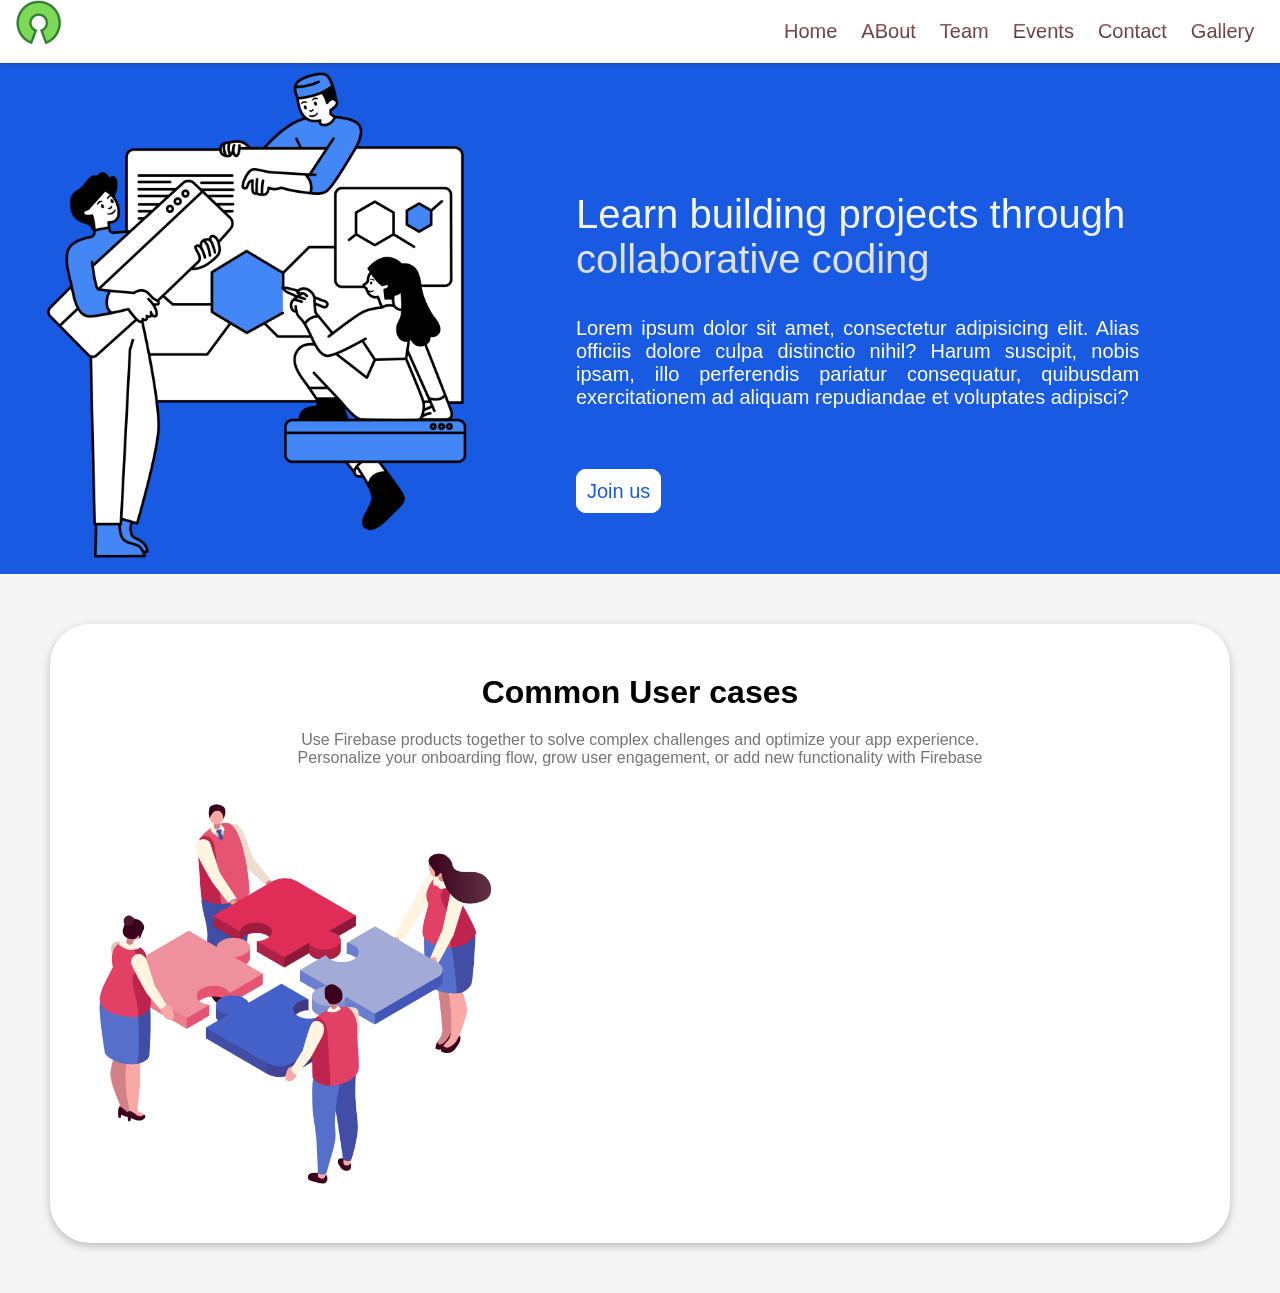
<file: index.html>
<!DOCTYPE html>
<html lang="en">
<head>
    <meta charset="UTF-8">
    <meta http-equiv="X-UA-Compatible" content="IE=edge">
    <meta name="viewport" content="width=device-width, initial-scale=1.0">
    <link rel="stylesheet" href="index.css">
    <title>CPB</title>
</head>
<body>
    <div class="container">
        <div class="nav">
            <ul>
                <li><a href="#">Home</a></li>
                <li><a href="aboutus.html">ABout</a></li>
                <li><a href="team.html">Team</a></li>
                <li><a href="events.html">Events</a></li>
                <li><a href="contact.html">Contact</a></li>
                <li><a href="gallery.html">Gallery</a></li>
            </ul>
        </div>
        <img id="logo" src="Images/12.png" alt="">
        <div class="first">
            <div class="first-main first-image">
                <img src="Images/new.png" alt="">
            </div>
            <div class="first-main first-text">
                <h1>Learn building projects through collaborative coding</h1>
                <p>Lorem ipsum dolor sit amet, consectetur adipisicing elit. Alias officiis dolore culpa distinctio nihil? Harum suscipit, nobis ipsam, illo perferendis pariatur consequatur, quibusdam exercitationem ad aliquam repudiandae et voluptates adipisci?</p>
                <!-- <img src="../Images/sac_logo.png" alt=""> -->
                <a href="#">Join us</a>
            </div>
        </div>
        <!-- <div class="second">
            <div class="second-inner">
                <h1>Events</h1>
                <div class="cards">
                    <div class="card card1">
                        <img src="../Images/tech_02.png" alt="">
                        <h3>Our first ever event on git</h3>
                    </div>
                    <div class="card card2">
                        <img src="../Images/hackathon.jpeg" alt="">
                        <h3>Hackathon on collaborative web building</h3>
                    </div>
                </div>
            </div>
        </div> -->
        <div class="third">
            <div class="third-inner">
                <h1>Common User cases</h1>
                <p>Use Firebase products together to solve complex challenges and optimize your app experience. Personalize your onboarding flow, grow user engagement, or add new functionality with Firebase</p>
                <img src="Images/3.png" alt="">
            </div>
        </div>
    </div>
</body>
</html>
</file>
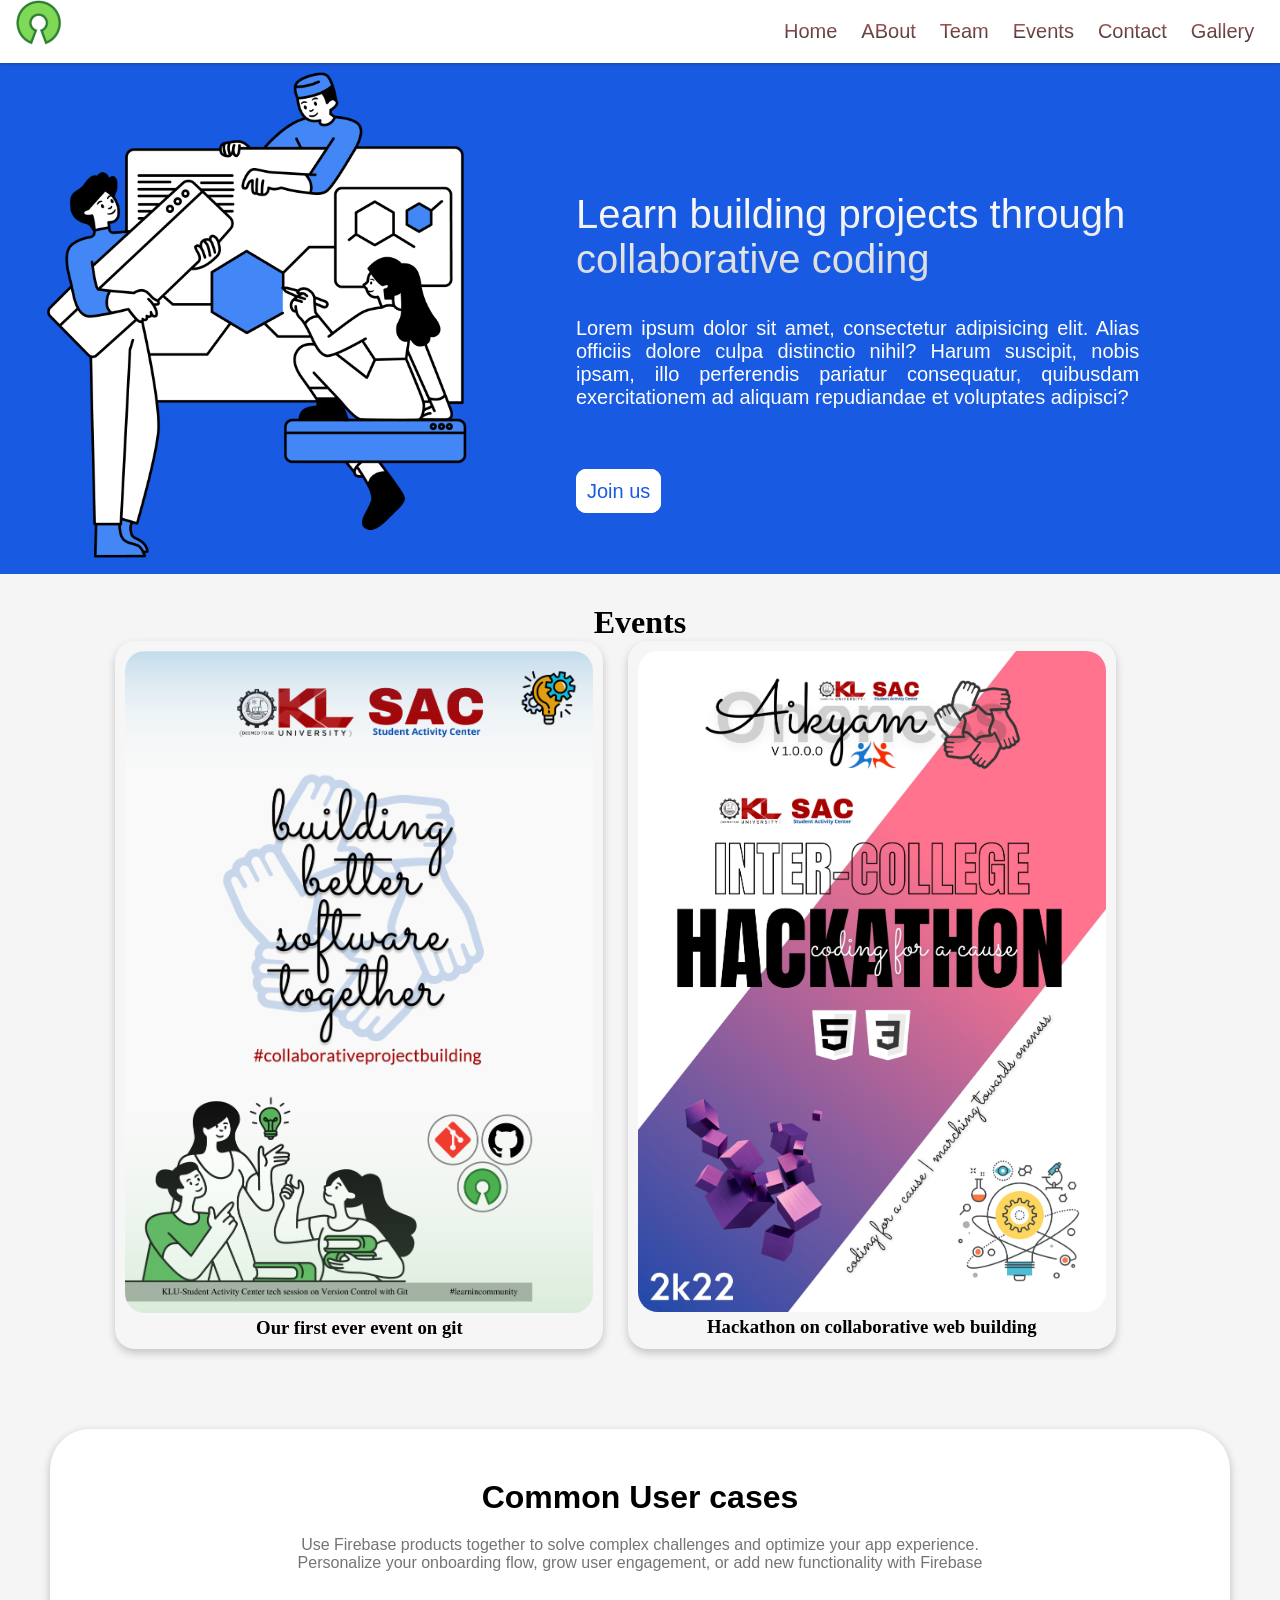
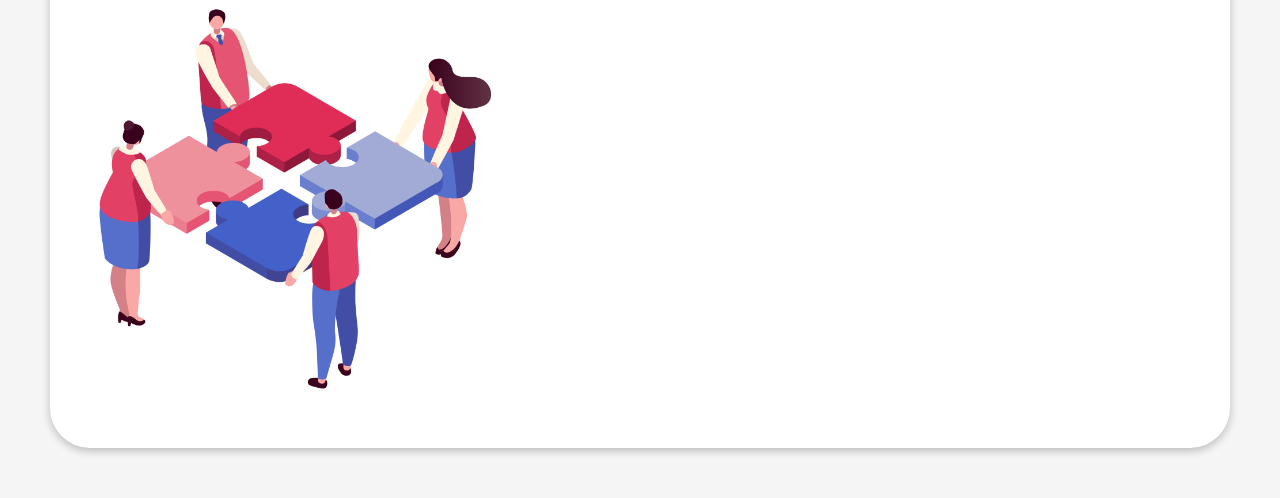
<file: HTML/index.html>
<!DOCTYPE html>
<html lang="en">
<head>
    <meta charset="UTF-8">
    <meta http-equiv="X-UA-Compatible" content="IE=edge">
    <meta name="viewport" content="width=device-width, initial-scale=1.0">
    <link rel="stylesheet" href="../CSS/index.css">
    <title>CPB</title>
</head>
<body>
    <div class="container">
        <div class="nav">
            <ul>
                <li><a href="#">Home</a></li>
                <li><a href="#">ABout</a></li>
                <li><a href="#">Team</a></li>
                <li><a href="#">Events</a></li>
                <li><a href="#">Contact</a></li>
                <li><a href="#">Gallery</a></li>
            </ul>
        </div>
        <img id="logo" src="../Images/12.png" alt="">
        <div class="first">
            <div class="first-main first-image">
                <img src="../Images/new.png" alt="">
            </div>
            <div class="first-main first-text">
                <h1>Learn building projects through collaborative coding</h1>
                <p>Lorem ipsum dolor sit amet, consectetur adipisicing elit. Alias officiis dolore culpa distinctio nihil? Harum suscipit, nobis ipsam, illo perferendis pariatur consequatur, quibusdam exercitationem ad aliquam repudiandae et voluptates adipisci?</p>
                <!-- <img src="../Images/sac_logo.png" alt=""> -->
                <a href="#">Join us</a>
            </div>
        </div>
        <div class="second">
            <div class="second-inner">
                <h1>Events</h1>
                <div class="cards">
                    <div class="card card1">
                        <img src="../Images/tech_02.png" alt="">
                        <h3>Our first ever event on git</h3>
                    </div>
                    <div class="card card2">
                        <img src="../Images/hackathon.jpeg" alt="">
                        <h3>Hackathon on collaborative web building</h3>
                    </div>
                </div>
            </div>
        </div>
        <div class="third">
            <div class="third-inner">
                <h1>Common User cases</h1>
                <p>Use Firebase products together to solve complex challenges and optimize your app experience. Personalize your onboarding flow, grow user engagement, or add new functionality with Firebase</p>
                <img src="../Images/3.png" alt="">
            </div>
        </div>
    </div>
</body>
</html>
</file>
<file: index.css>
* {
    margin: 0;
    padding: 0;
    box-sizing: border-box ;
}
body {
    margin: 0;
    padding: 0;
    background-color: whitesmoke;
}
.container {
    margin: 0px;
    padding: 0px;
   
}
.nav {
    box-shadow: rgba(50, 50, 93, 0.25) 0px 2px 5px -1px, rgba(0, 0, 0, 0.3) 0px 1px 3px -1px;
    padding: 20px;
    overflow: hidden;
    top: 0;
    position: fixed;
    width: 100%;
    background-color: white;

    /* position: fixed; */
}
.nav ul {
    list-style: none;
    margin-left: 60%;
    
}
.nav a {
    text-decoration: none;
    font-size: 20px;
    font-family: 'Gill Sans', 'Gill Sans MT', Calibri, 'Trebuchet MS', sans-serif;
    background: -webkit-linear-gradient(rgb(185, 90, 90), #333);
    -webkit-background-clip: text;
    -webkit-text-fill-color: transparent;
}
.nav li {
    display: inline;
    margin-left: 20px;
}
#logo {
    width: 4%;
    position: absolute;
    margin-top: -4.25%;
    margin-left: 1%;
    position: fixed;
   
}
.first {
    display: flex;
    background-color: rgb(24,90,226);
    margin-top: 4%;

}
.first-main {
    width: 45%;
    /* border: 2px solid; */

}

.first-image img {
    width: 90%;

}
.first-text {
    width: 55%;
}
.first-text h1 {
  font-size: 40px;
  margin-top: 20%;
  font-weight: 100;
  font-family: 'Gill Sans', 'Gill Sans MT', Calibri, 'Trebuchet MS', sans-serif;
  width: 80%;
  text-align:left;
  background: -webkit-linear-gradient(rgb(255, 255, 255), rgb(213, 215, 214));
  -webkit-background-clip: text;
  -webkit-text-fill-color: transparent;
  margin-bottom: 5%;
}
.first-text p {
    color: white;
    width: 80%;
    text-align: justify;
    font-family: 'Gill Sans', 'Gill Sans MT', Calibri, 'Trebuchet MS', sans-serif;
    font-size: 20px;
    font-weight: 100;
    margin-bottom: 10%;
}
.first-text img {
    width: 40%;
    margin-left: 20%;
}
.first-text a {
    text-decoration: none;
    color: white;
    font-family: 'Gill Sans', 'Gill Sans MT', Calibri, 'Trebuchet MS', sans-serif;
    font-weight: 100;
    border: 1px solid white;
    padding: 10px;
    font-size: 20px;
    border-radius: 10px;
    color: rgb(24,90,226);
    background-color: white;
}

.second {
    background-color: whitesmoke;
    text-align: center;
    padding: 30px;
}

.card img {
    width: 100%;
}
.cards {
    display: flex;
   
}
.card {
    box-shadow: 0 4px 8px 0 rgba(0,0,0,0.2);
  transition: 0.3s;
  width: 40%;
  padding: 10px;
  text-align: center;
  background-color: rgb(247, 246, 246);
  border-radius: 20px;
}
.card img {
    border-radius: 20px;
}
.card1 {
    margin-left: 7%;
}
.card2 {
    margin-left: 2%;
}
.third {
    padding: 50px;

}
.third-inner {
    /* border: 2px solid; */
    border-radius: 40px;
    background-color: white;
    box-shadow: rgba(0, 0, 0, 0.24) 0px 3px 8px;
}
.third-inner h1 {
    text-align: center;
    padding-top: 50px;
    font-family:'Gill Sans', 'Gill Sans MT', Calibri, 'Trebuchet MS', sans-serif;
}
.third-inner p {
    text-align: center;
    padding-top: 20px;
   width: 60%;
   margin-left: 20%;
   font-family: 'Gill Sans', 'Gill Sans MT', Calibri, 'Trebuchet MS', sans-serif;
   color: rgb(119, 115, 115);
}
.third-inner img {
    width: 40%;
    padding: 20px;
}
</file>
<file: CSS/index.css>
* {
    margin: 0;
    padding: 0;
    box-sizing: border-box ;
}
body {
    margin: 0;
    padding: 0;
    background-color: whitesmoke;
}
.container {
    margin: 0px;
    padding: 0px;
   
}
.nav {
    box-shadow: rgba(50, 50, 93, 0.25) 0px 2px 5px -1px, rgba(0, 0, 0, 0.3) 0px 1px 3px -1px;
    padding: 20px;
    overflow: hidden;
    top: 0;
    position: fixed;
    width: 100%;
    background-color: white;

    /* position: fixed; */
}
.nav ul {
    list-style: none;
    margin-left: 60%;
    
}
.nav a {
    text-decoration: none;
    font-size: 20px;
    font-family: 'Gill Sans', 'Gill Sans MT', Calibri, 'Trebuchet MS', sans-serif;
    background: -webkit-linear-gradient(rgb(185, 90, 90), #333);
    -webkit-background-clip: text;
    -webkit-text-fill-color: transparent;
}
.nav li {
    display: inline;
    margin-left: 20px;
}
#logo {
    width: 4%;
    position: absolute;
    margin-top: -4.25%;
    margin-left: 1%;
    position: fixed;
   
}
.first {
    display: flex;
    background-color: rgb(24,90,226);
    margin-top: 4%;

}
.first-main {
    width: 45%;
    /* border: 2px solid; */

}

.first-image img {
    width: 90%;

}
.first-text {
    width: 55%;
}
.first-text h1 {
  font-size: 40px;
  margin-top: 20%;
  font-weight: 100;
  font-family: 'Gill Sans', 'Gill Sans MT', Calibri, 'Trebuchet MS', sans-serif;
  width: 80%;
  text-align:left;
  background: -webkit-linear-gradient(rgb(255, 255, 255), rgb(213, 215, 214));
  -webkit-background-clip: text;
  -webkit-text-fill-color: transparent;
  margin-bottom: 5%;
}
.first-text p {
    color: white;
    width: 80%;
    text-align: justify;
    font-family: 'Gill Sans', 'Gill Sans MT', Calibri, 'Trebuchet MS', sans-serif;
    font-size: 20px;
    font-weight: 100;
    margin-bottom: 10%;
}
.first-text img {
    width: 40%;
    margin-left: 20%;
}
.first-text a {
    text-decoration: none;
    color: white;
    font-family: 'Gill Sans', 'Gill Sans MT', Calibri, 'Trebuchet MS', sans-serif;
    font-weight: 100;
    border: 1px solid white;
    padding: 10px;
    font-size: 20px;
    border-radius: 10px;
    color: rgb(24,90,226);
    background-color: white;
}

.second {
    background-color: whitesmoke;
    text-align: center;
    padding: 30px;
}

.card img {
    width: 100%;
}
.cards {
    display: flex;
   
}
.card {
    box-shadow: 0 4px 8px 0 rgba(0,0,0,0.2);
  transition: 0.3s;
  width: 40%;
  padding: 10px;
  text-align: center;
  background-color: rgb(247, 246, 246);
  border-radius: 20px;
}
.card img {
    border-radius: 20px;
}
.card1 {
    margin-left: 7%;
}
.card2 {
    margin-left: 2%;
}
.third {
    padding: 50px;

}
.third-inner {
    /* border: 2px solid; */
    border-radius: 40px;
    background-color: white;
    box-shadow: rgba(0, 0, 0, 0.24) 0px 3px 8px;
}
.third-inner h1 {
    text-align: center;
    padding-top: 50px;
    font-family:'Gill Sans', 'Gill Sans MT', Calibri, 'Trebuchet MS', sans-serif;
}
.third-inner p {
    text-align: center;
    padding-top: 20px;
   width: 60%;
   margin-left: 20%;
   font-family: 'Gill Sans', 'Gill Sans MT', Calibri, 'Trebuchet MS', sans-serif;
   color: rgb(119, 115, 115);
}
.third-inner img {
    width: 40%;
    padding: 20px;
}
</file>
